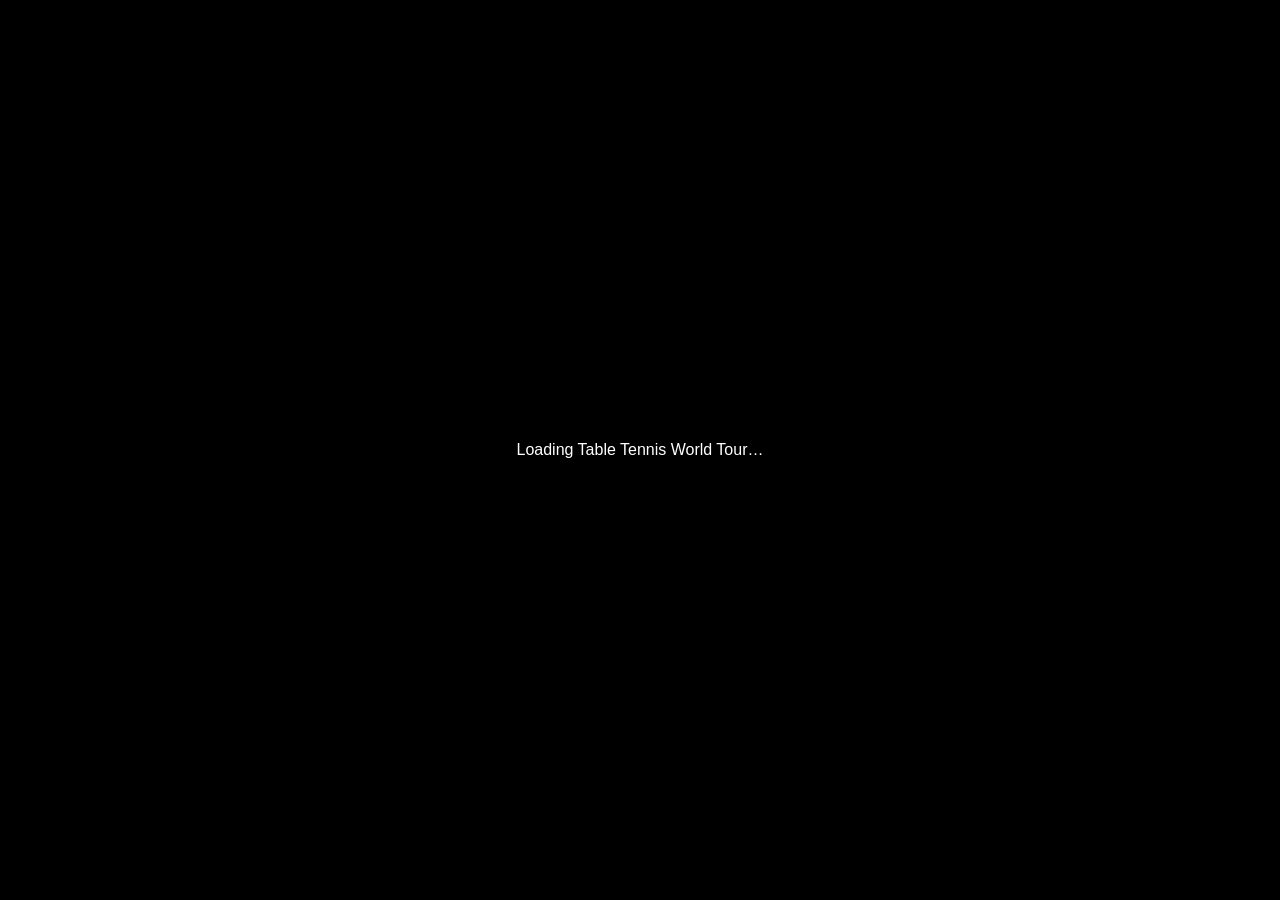
<file: static/tabletennis/index.html>
<!doctype html>
<html lang="en">
  <head>
    <meta charset="utf-8" />
    <meta name="viewport" content="width=device-width, initial-scale=1" />
    <meta http-equiv="refresh" content="0; url=reference-game/index.html" />
    <title>Table Tennis World Tour</title>
    <link rel="manifest" href="/tabletennis/manifest.webmanifest" />
    <meta name="theme-color" content="#1F6F4A" />
    <link rel="icon" href="/tabletennis/icons/icon.svg" type="image/svg+xml" />
    <link rel="apple-touch-icon" href="/tabletennis/icons/icon-192.png" />
  </head>
  <body>
    <p><a href="reference-game/index.html">Open Table Tennis World Tour</a></p>
  </body>
</html>
</file>
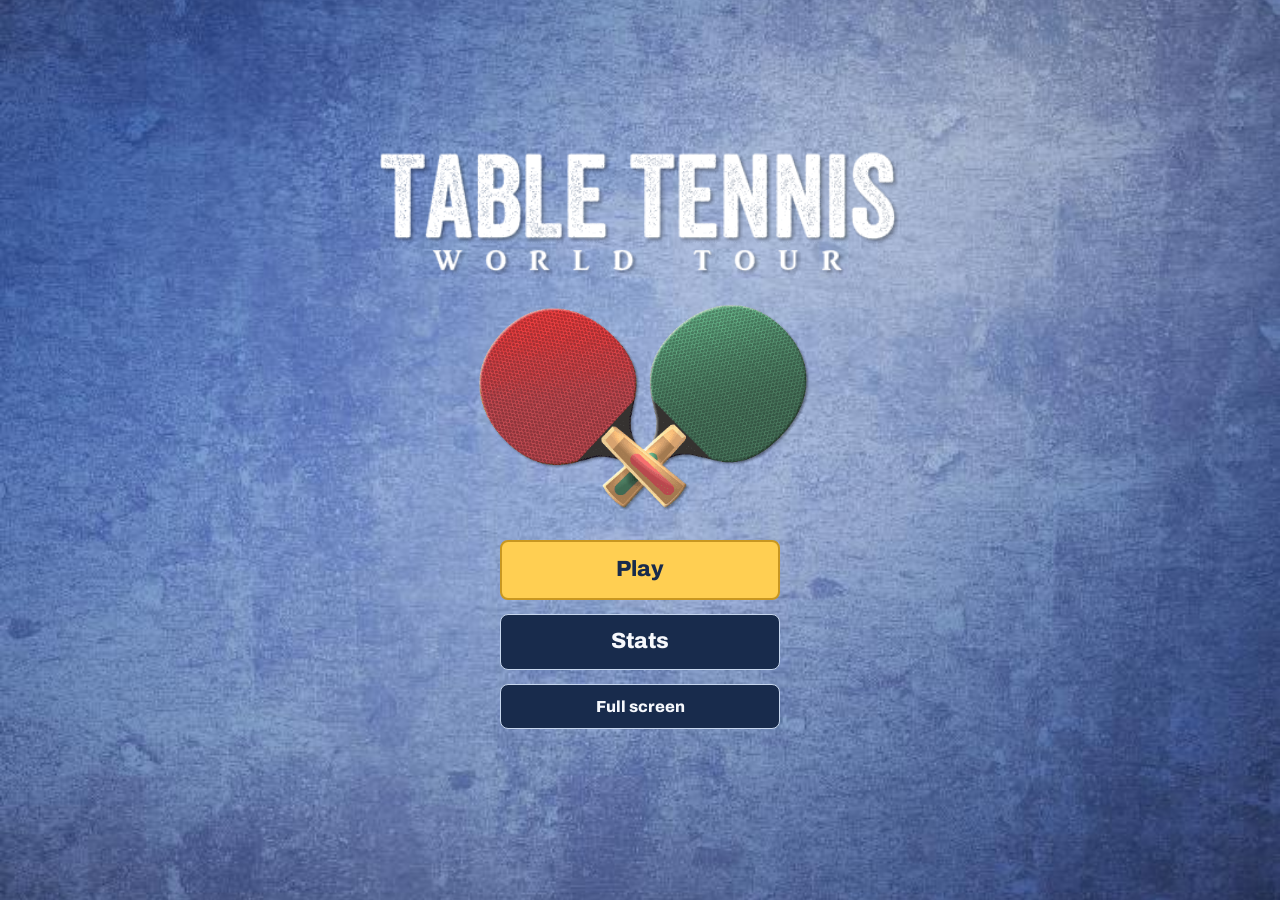
<file: static/tabletennis/reference-game/index.html>
<!doctype html>
<html lang="en">
  <head>
    <meta charset="utf-8" />
    <meta name="viewport" content="width=device-width, initial-scale=1, maximum-scale=1" />
    <meta name="referrer" content="no-referrer" />
    <title>Table Tennis World Tour — local reference</title>
    <link rel="manifest" href="/tabletennis/manifest.webmanifest" />
    <meta name="theme-color" content="#1F6F4A" />
    <link rel="icon" href="/tabletennis/icons/icon.svg" type="image/svg+xml" />
    <link rel="apple-touch-icon" href="/tabletennis/icons/icon-192.png" />
    <link rel="stylesheet" href="game-modes.css" />
    <style>
      html, body { margin: 0; width: 100%; height: 100%; overflow: hidden; background: #000; }
      #canvas-wrapper { position: absolute; inset: 0; overflow: hidden; }
      canvas { display: block; touch-action: none; user-select: none; -webkit-user-select: none; -webkit-tap-highlight-color: transparent; }
      #local-loading { position: absolute; inset: 0; display: grid; place-items: center; color: #fff; font: 16px Arial, sans-serif; pointer-events: none; }
      #local-loading[hidden] { display: none; }
    </style>
  </head>
  <body>
    <div id="canvas-wrapper"><canvas id="canvas" aria-label="Table Tennis World Tour"></canvas></div>
    <div id="local-loading">Loading Table Tennis World Tour…</div>
    <main id="mode-flow" tabindex="-1" hidden aria-label="Game modes and competition progress"></main>
    <noscript>This game needs JavaScript enabled.</noscript>
    <script src="local-platform.js"></script>
    <script src="fullscreen.js?v=3"></script>
    <script src="game.js"></script>
    <script src="country-roster.js"></script>
    <script src="frame-timing.js"></script>
    <script src="difficulty.js"></script>
    <script src="paddle-types.js"></script>
    <script src="finals-tournament.js"></script>
    <script src="handicap-challenge.js"></script>
    <script src="match-stats.js"></script>
    <script src="game-modes.js"></script>
    <script src="frame-debug.js"></script>
    <script src="start.js"></script>
    <script>
      if ("serviceWorker" in navigator && location.protocol !== "file:") {
        addEventListener("load", () => navigator.serviceWorker.register("/tabletennis/sw.js", { scope: "/tabletennis/" }).catch(() => {}));
      }
    </script>
  </body>
</html>
</file>
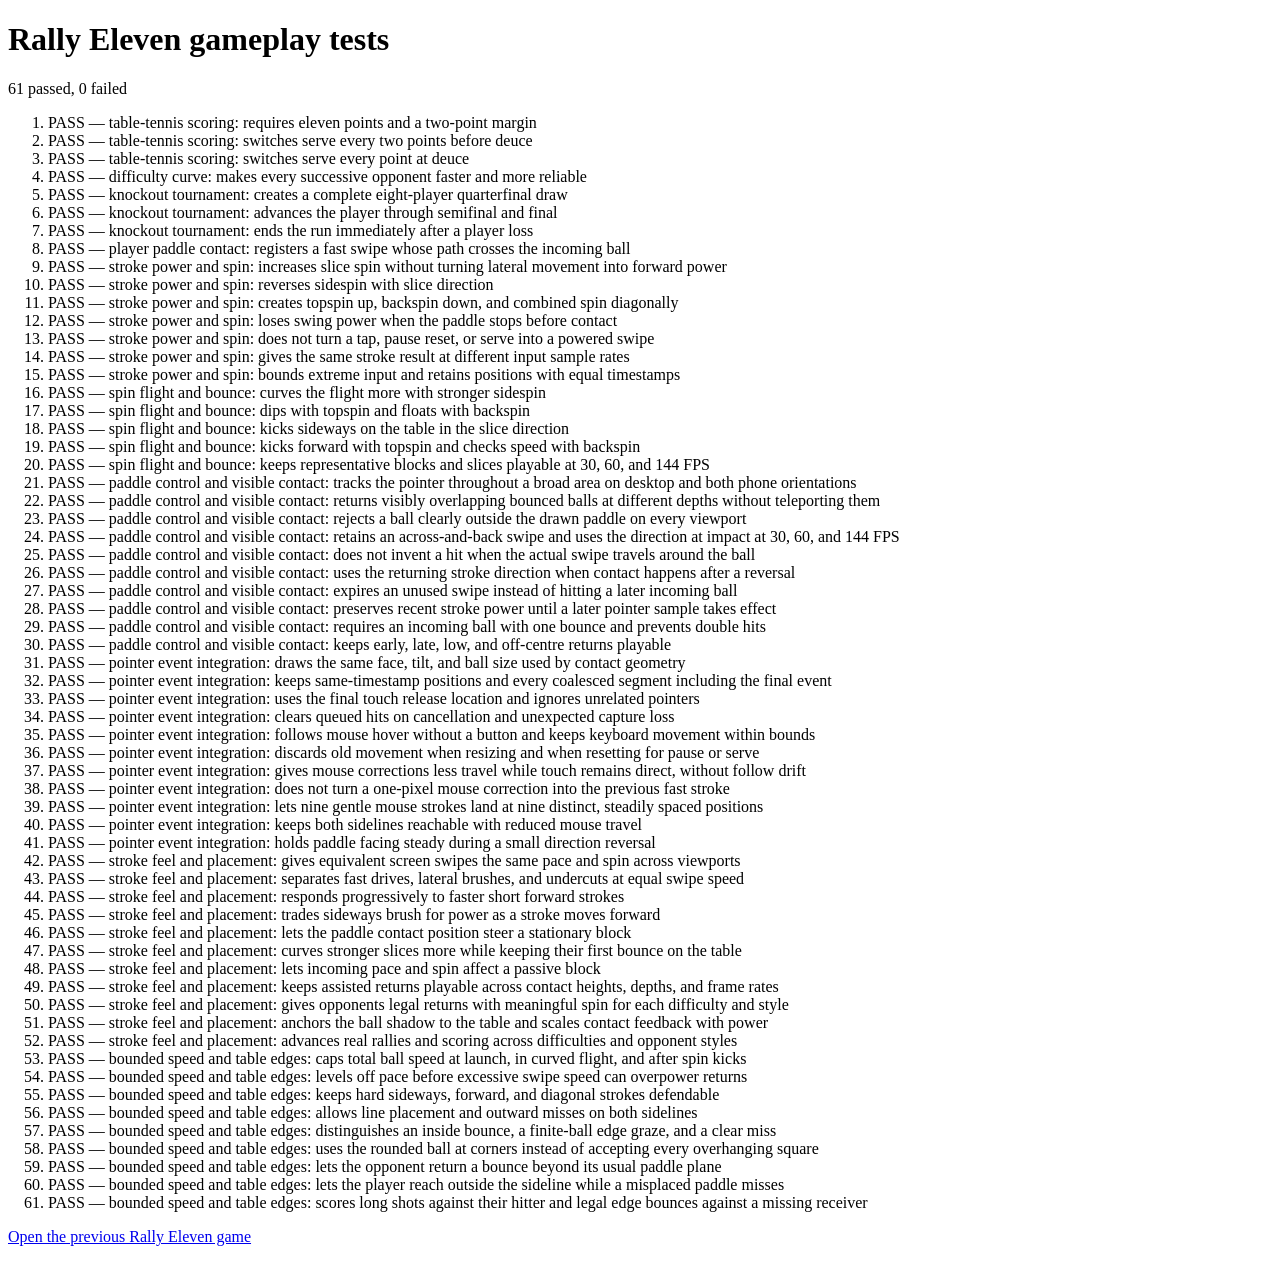
<file: static/tabletennis/tests/index.html>
<!doctype html>
<html lang="en">
  <head>
    <meta charset="UTF-8" />
    <meta name="viewport" content="width=device-width, initial-scale=1" />
    <title>Rally Eleven — gameplay tests</title>
  </head>
  <body>
    <h1>Rally Eleven gameplay tests</h1>
    <p id="summary">Running…</p>
    <ol id="results"></ol>
    <p><a href="../rally-eleven.html">Open the previous Rally Eleven game</a></p>
    <script src="./harness.js"></script>
    <script src="../src/game/config.js"></script>
    <script src="../src/game/scoring.js"></script>
    <script src="../src/game/Tournament.js"></script>
    <script src="../src/game/CourtGeometry.js"></script>
    <script src="../src/game/MatchEngine.js"></script>
    <script src="../src/game/CourtRenderer.js"></script>
    <script src="../src/game/MatchGame.js"></script>
    <script src="./scoring.test.js"></script>
    <script src="./difficulty.test.js"></script>
    <script src="./tournament.test.js"></script>
    <script src="./physics.test.js"></script>
    <script src="./strokes.test.js"></script>
    <script src="./controls.test.js"></script>
    <script src="./shot-feel.test.js"></script>
    <script src="./speed-and-edges.test.js"></script>
  </body>
</html>
</file>
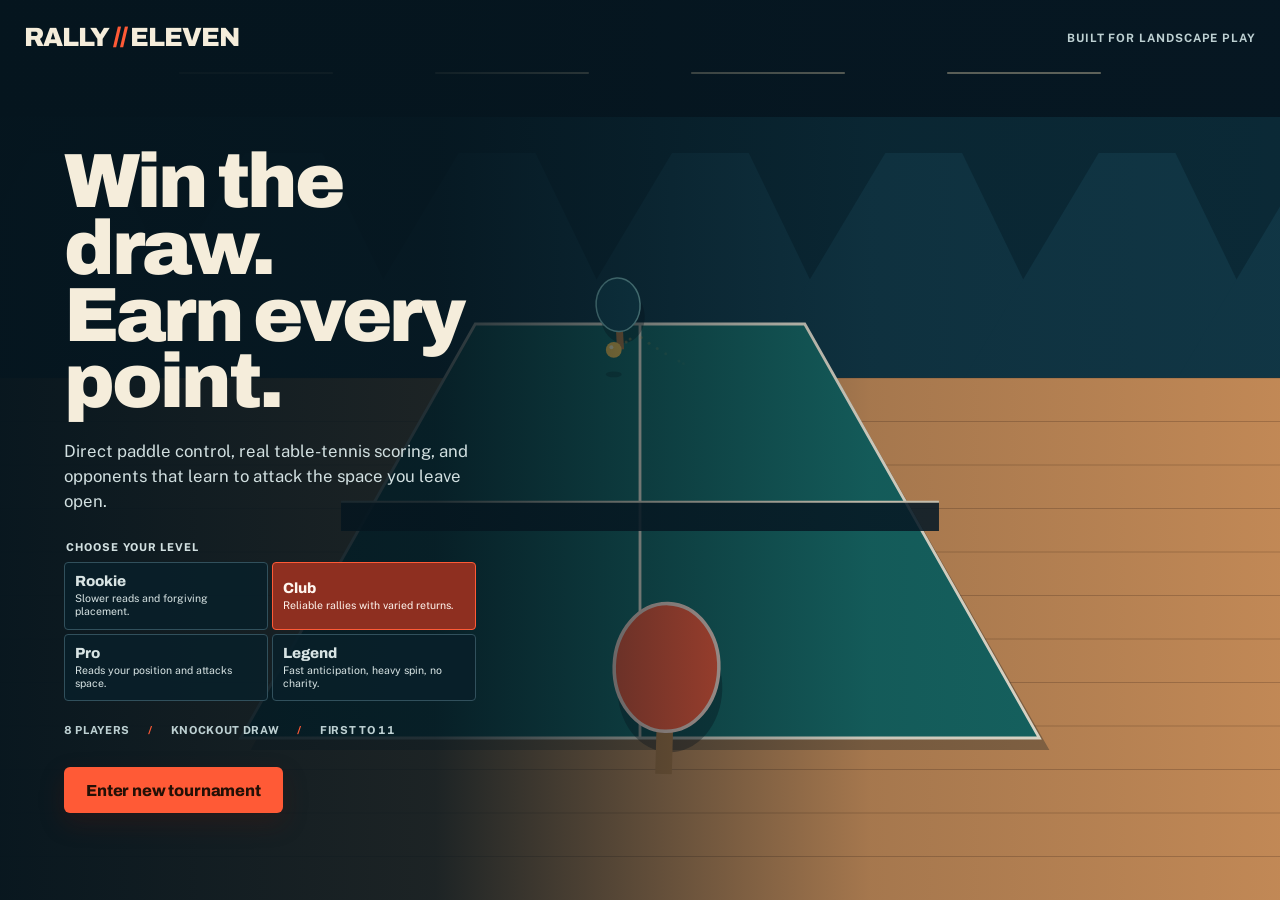
<file: static/tabletennis/rally-eleven.html>
<!doctype html>
<html lang="en">
  <head>
    <meta charset="UTF-8" />
    <meta name="viewport" content="width=device-width, initial-scale=1, viewport-fit=cover, user-scalable=no" />
    <meta name="theme-color" content="#071b27" />
    <meta name="description" content="Rally Eleven — a touch-first table tennis tournament." />
    <title>Rally Eleven</title>
    <link rel="stylesheet" href="./assets/fonts.css" />
    <link rel="stylesheet" href="./src/styles.css" />
  </head>
  <body>
    <main id="app"></main>
    <script defer src="./src/game/config.js"></script>
    <script defer src="./src/game/scoring.js"></script>
    <script defer src="./src/game/Tournament.js"></script>
    <script defer src="./src/game/CourtGeometry.js"></script>
    <script defer src="./src/game/MatchEngine.js"></script>
    <script defer src="./src/game/CourtRenderer.js"></script>
    <script defer src="./src/game/AudioEngine.js"></script>
    <script defer src="./src/game/MatchGame.js"></script>
    <script defer src="./src/storage.js"></script>
    <script defer src="./src/main.js"></script>
  </body>
</html>
</file>
<file: static/tabletennis/reference-game/game-modes.css>
@font-face {
  font-family: "Finals Archivo";
  src: url("../assets/fonts/archivo-latin-wght-normal-E0tuGl4L.woff2") format("woff2");
  font-style: normal;
  font-weight: 100 900;
  font-display: swap;
}
#canvas-wrapper[hidden], #mode-flow[hidden], #pause-controls[hidden] { display: none; }
#mode-flow, #pause-controls {
  --ink: #182b4c;
  --paper: #f6f8fc;
  --soft: #c7d7ee;
  --line: #869fc3;
  --gold: #ffcf52;
}
#mode-flow {
  position: absolute;
  inset: 0;
  z-index: 2;
  overflow: auto;
  box-sizing: border-box;
  padding: max(28px, env(safe-area-inset-top)) max(24px, env(safe-area-inset-right)) max(24px, env(safe-area-inset-bottom)) max(24px, env(safe-area-inset-left));
  color: var(--paper);
  background: #263e67 url("images/bgMain.jpg") center / cover fixed;
  font: 16px/1.45 "Finals Archivo", Arial, sans-serif;
  touch-action: pan-x pan-y;
  scrollbar-color: var(--soft) var(--ink);
}
#mode-flow *, #mode-flow *::before, #mode-flow *::after { box-sizing: border-box; }
#mode-flow ::selection { color: var(--ink); background: var(--gold); }
#mode-flow:focus { outline: none; }
#mode-flow button { font: inherit; cursor: pointer; touch-action: manipulation; }
#mode-flow button:focus-visible, .bracket-scroll:focus-visible { outline: 3px solid var(--gold); outline-offset: 4px; }
#mode-flow h1 { margin: 0; font-size: clamp(28px, 4vw, 46px); font-weight: 800; line-height: 1.1; text-wrap: balance; }
#mode-flow p { margin: 10px 0 0; }
.mode-page { width: min(100%, 1120px); margin: max(20px, 6vh) auto; }
.mode-header { text-align: center; }
.chosen-country { display: flex; flex-wrap: wrap; align-items: center; justify-content: center; gap: 12px; margin-top: 24px; }
.country-flag { display: block; width: 38px; height: 27px; flex: 0 0 38px; }
.quiet-button { border: 1px solid var(--soft); padding: 10px 16px; min-height: 44px; color: var(--paper); background: var(--ink); border-radius: 8px; }
.quiet-button:hover { background: #294775; }
.paddle-picker { min-width: 0; max-width: 880px; margin: 28px auto 0; padding: 0; border: 0; }
.paddle-picker legend { margin-bottom: 12px; padding: 0; font-size: 20px; font-weight: 750; }
.paddle-options { display: grid; grid-template-columns: repeat(3, minmax(0, 1fr)); gap: 12px; }
.paddle-option { position: relative; cursor: pointer; }
.paddle-option input { position: absolute; z-index: 1; top: 12px; right: 12px; width: 18px; height: 18px; margin: 0; accent-color: var(--ink); cursor: pointer; }
.paddle-choice { display: flex; align-items: center; gap: 12px; height: 100%; padding: 18px 36px 18px 14px; border: 2px solid var(--soft); border-radius: 12px; color: var(--ink); background: var(--paper); }
.paddle-option:hover .paddle-choice { border-color: var(--gold); }
.paddle-option input:checked + .paddle-choice { border-color: var(--gold); background: #fff7de; }
.paddle-option input:focus-visible + .paddle-choice { outline: 3px solid var(--gold); outline-offset: 4px; }
.paddle-art { display: block; flex: 0 0 42px; width: 42px; height: 70px; }
.paddle-copy { display: grid; gap: 4px; }
.paddle-copy strong { font-size: 18px; font-weight: 800; }
.paddle-copy > span { font-size: 14px; }
.paddle-note { color: var(--soft); font-size: 14px; }
.mode-options { display: grid; grid-template-columns: repeat(3, minmax(0, 1fr)); gap: 24px; margin-top: 40px; }
.mode-option { display: flex; flex-direction: column; align-items: center; gap: 22px; padding: 28px; border: 2px solid var(--soft); border-radius: 16px; color: var(--ink); background: var(--paper); text-align: center; }
.mode-option:hover { border-color: var(--gold); background: #fff7de; }
.mode-art { width: 100%; height: 160px; display: block; }
.handicap-score { display: grid; grid-template-columns: 1fr 1fr; gap: 8px; width: 180px; height: 140px; flex-shrink: 0; color: var(--paper); }
.handicap-score > span { display: flex; flex-direction: column; align-items: center; justify-content: center; border-radius: 8px; background: var(--ink); }
.handicap-score small { font-size: 13px; font-weight: 750; }
.handicap-score b { font-size: 56px; font-weight: 800; line-height: 1.1; font-variant-numeric: tabular-nums; }
.handicap-score.mode-art { width: 180px; height: 160px; }
.handicap-page { max-width: 900px; margin: 0 auto; }
.handicap-stages-title { margin: 28px 0 12px; font-size: 18px; }
.handicap-stages-title span { margin-left: 12px; color: var(--soft); font-size: 14px; font-weight: 400; }
.handicap-stages { display: grid; grid-template-columns: repeat(5, minmax(0, 1fr)); gap: 12px; margin: 0; padding: 0; list-style: none; }
.handicap-stages li { display: grid; align-content: start; gap: 8px; padding: 16px 12px; border: 1px solid var(--soft); border-radius: 8px; background: var(--ink); }
.handicap-stages li[aria-current] { border-color: var(--gold); color: var(--gold); }
.handicap-stages strong { font-size: 28px; font-weight: 800; font-variant-numeric: tabular-nums; }
.handicap-stages li span { font-size: 13px; }
.mode-description { display: flex; align-items: center; flex-direction: column; gap: 12px; }
.mode-description > strong { font-size: 28px; font-weight: 800; line-height: 1.15; }
.mode-description > span { max-width: 30ch; }
.option-action { display: block; padding: 11px 20px; margin-top: 8px; background: var(--gold); color: var(--ink); border-radius: 8px; font-weight: 750; }
.mode-back { display: block; margin: 28px auto 0; }
.difficulty-page { width: min(100%, 760px); margin: max(16px, 4vh) auto; }
.difficulty-options { display: grid; gap: 16px; margin-top: 32px; }
.difficulty-option { display: flex; align-items: center; justify-content: space-between; gap: 24px; padding: 22px 24px; border: 2px solid var(--soft); border-radius: 12px; color: var(--ink); background: var(--paper); text-align: left; }
.difficulty-option:hover { border-color: var(--gold); background: #fff7de; }
.difficulty-copy { display: grid; gap: 6px; min-width: 0; }
.difficulty-copy strong { font-size: 28px; font-weight: 800; }
.difficulty-copy > span { max-width: 42ch; }
.difficulty-action { flex: 0 0 160px; font-weight: 750; text-align: right; }
.difficulty-note { text-align: center; color: var(--soft); }
.finals-difficulty { color: var(--gold); font-weight: 750; }
.finals-page { max-width: 1300px; margin: 0 auto; }
.finals-header { display: flex; justify-content: space-between; align-items: start; gap: 24px; }
.finals-header .quiet-button { flex-shrink: 0; }
.finals-header p { color: var(--paper); max-width: 65ch; }
.last-result { font-weight: 750; }
.match-brief { display: flex; justify-content: space-between; gap: 24px; align-items: center; margin: 24px 0; padding: 20px; border-radius: 12px; background: var(--paper); color: var(--ink); }
.next-match { display: flex; align-items: center; flex-wrap: wrap; gap: 12px; font-size: 18px; }
.next-match > span { padding: 0 6px; font-size: 14px; }
.play-button { border: 2px solid #c89721; border-radius: 8px; background: var(--gold); color: var(--ink); padding: 12px 22px; min-height: 48px; font-weight: 800 !important; flex-shrink: 0; }
.play-button:hover { background: #ffe294; }
.winner-cup { display: block; height: 76px; width: 80px; }
.round-navigation { display: flex; gap: 8px; flex-wrap: wrap; margin-bottom: 16px; }
.round-navigation button { min-height: 44px; padding: 9px 14px; border: 1px solid var(--soft); border-radius: 8px; background: var(--ink); color: var(--paper); }
.round-navigation button[aria-current] { background: var(--gold); color: var(--ink); border-color: var(--gold); font-weight: 750; }
.round-navigation button:hover { border-color: var(--gold); }
.bracket-scroll { overflow: auto; max-height: max(350px, 64vh); padding: 0 10px 18px; border-radius: 12px; background: var(--ink); scrollbar-color: var(--soft) var(--ink); }
.bracket-board { display: flex; width: max-content; gap: 28px; padding: 0 4px; }
.bracket-column { width: 220px; flex-shrink: 0; }
.bracket-column h2 { position: sticky; z-index: 1; top: 0; margin: 0; padding: 16px 0; background: var(--ink); font-size: 17px; font-weight: 750; }
.round-matches { display: grid; grid-template-rows: repeat(32, 36px); list-style: none; padding: 0; margin: 0; }
.match-cell { position: relative; display: flex; align-items: center; }
.bracket-match { width: 100%; border: 1px solid var(--line); border-radius: 7px; background: #253e65; overflow: hidden; }
.current-match { border: 2px solid var(--gold); }
.bracket-team { display: flex; min-height: 30px; align-items: center; gap: 7px; padding: 4px 7px; font-size: 13px; }
.bracket-team + .bracket-team { border-top: 1px solid var(--line); }
.bracket-team .country-flag { width: 26px; height: 18px; flex-basis: 26px; }
.team-name { display: flex; align-items: center; gap: 5px; min-width: 0; flex: 1; overflow: hidden; white-space: nowrap; text-overflow: ellipsis; }
.team-name small { color: var(--gold); font-size: 10px; font-weight: 800; }
.bracket-team b { min-width: 16px; text-align: right; font-variant-numeric: tabular-nums; }
.bracket-team.won { background: #34557d; font-weight: 750; }
.bracket-team.pending { color: var(--soft); font-size: 12px; }
.bracket-column:not(:last-child) .match-cell::after { content: ""; position: absolute; left: 100%; top: 50%; width: 14px; border-top: 1px solid var(--line); }
.bracket-column:not(:last-child) .match-cell:nth-child(odd)::after { height: 100%; border-right: 1px solid var(--line); }
.bracket-column:not(:first-child) .match-cell::before { content: ""; position: absolute; right: 100%; top: 50%; width: 14px; border-top: 1px solid var(--line); }
.title-page { width: min(100%, 520px); min-height: calc(100% - 24px); margin: 0 auto; display: flex; flex-direction: column; align-items: center; justify-content: center; gap: 28px; padding: 24px 0; }
.title-logo { display: block; width: 100%; height: auto; aspect-ratio: 441 / 106; }
.title-bats { display: block; width: min(100%, 340px); height: auto; aspect-ratio: 452 / 276; }
.title-actions { display: grid; gap: 14px; width: min(100%, 280px); }
.title-actions button { min-height: 56px; font-size: 22px !important; font-weight: 800 !important; }
.title-actions [data-action="fullscreen"] { min-height: 44px; font-size: 16px !important; }
.title-actions button:disabled { cursor: wait; opacity: 0.7; }
.fullscreen-status { max-width: 42ch; text-align: center; }
.fullscreen-status:empty { display: none; }
#pause-controls { position: absolute; z-index: 3; top: max(16px, env(safe-area-inset-top)); right: max(16px, env(safe-area-inset-right)); max-width: min(300px, calc(100% - 32px)); color: var(--paper); font: 16px/1.45 "Finals Archivo", Arial, sans-serif; text-align: right; }
#pause-controls button { font: inherit; cursor: pointer; touch-action: manipulation; }
#pause-controls button:focus-visible { outline: 3px solid var(--gold); outline-offset: 4px; }
#pause-controls button:disabled { cursor: wait; opacity: 0.7; }
#pause-controls .fullscreen-status { margin: 12px 0 0; padding: 12px; border-radius: 8px; color: var(--paper); background: var(--ink); text-align: left; }
.stats-page { width: min(100%, 760px); margin: max(8px, 3vh) auto; }
.stats-sr-only { position: absolute; width: 1px; height: 1px; padding: 0; margin: -1px !important; overflow: hidden; clip-path: inset(50%); white-space: nowrap; border: 0; }
.stats-heading { font-size: 22px; margin: 28px 0 12px; }
.stats-table { width: 100%; table-layout: fixed; border-collapse: collapse; color: var(--ink); background: var(--paper); font-variant-numeric: tabular-nums; }
.stats-table th, .stats-table td { padding: 14px 18px; border-bottom: 1px solid var(--line); text-align: right; overflow-wrap: anywhere; }
.stats-table th:first-child { width: 54%; text-align: left; }
.stats-table thead { color: var(--paper); background: var(--ink); }
.stats-table tbody th { font-weight: 500; }
.stats-table td { font-size: 20px; font-weight: 800; }
.stats-table tr:last-child > * { border-bottom: 0; }
.stats-record { display: grid; grid-template-columns: repeat(4, minmax(0, 1fr)); gap: 20px; margin: 28px 0; padding: 24px 0; border-block: 1px solid var(--line); }
.stats-record dt { color: var(--soft); }
.stats-record dd { margin: 6px 0 0; font-size: 28px; font-weight: 800; font-variant-numeric: tabular-nums; }
#mode-flow .stats-empty { margin-top: 24px; }
#mode-flow .stats-note { max-width: 65ch; margin-top: 16px; color: var(--soft); font-size: 14px; }
#mode-flow .stats-rally { margin-top: 18px; }
.stats-play { margin-top: 24px; }
.stats-actions { display: flex; flex-wrap: wrap; gap: 12px; margin-top: 28px; }
.result-score { display: grid; grid-template-columns: minmax(0, 1fr) auto minmax(0, 1fr); align-items: end; gap: 18px; margin: 28px 0 0; text-align: center; }
.result-score > div { display: grid; grid-template-rows: auto minmax(42px, auto) auto; justify-items: center; align-items: center; gap: 10px; }
.result-score strong { font-size: 56px; font-weight: 800; line-height: 1; font-variant-numeric: tabular-nums; }
.result-versus { font-size: 32px; line-height: 56px; color: var(--soft); }
#match-point-label { position: absolute; z-index: 1; top: max(82px, 13%); left: 50%; transform: translateX(-50%); width: max-content; max-width: calc(100% - 32px); box-sizing: border-box; padding: 12px 20px; border-radius: 8px; color: #182b4c; background: #ffcf52; font: 800 clamp(18px, 3vw, 26px)/1.25 "Finals Archivo", Arial, sans-serif; text-align: center; pointer-events: none; }
#match-point-label[hidden] { display: none; }
@media (min-width: 651px) and (max-width: 999px) {
  .mode-options { grid-template-columns: 1fr 1fr; }
  .mode-option:last-child { grid-column: 1 / -1; flex-direction: row; text-align: left; }
  .mode-option:last-child .mode-description { align-items: start; }
}
@media (max-width: 650px) {
  #mode-flow { padding: max(20px, env(safe-area-inset-top)) 16px max(20px, env(safe-area-inset-bottom)); }
  .mode-page { margin: 12px auto; }
  .paddle-options { grid-template-columns: 1fr; gap: 8px; }
  .paddle-choice { padding: 12px 40px 12px 14px; }
  .paddle-art { flex-basis: 30px; width: 30px; height: 50px; }
  .difficulty-page { margin: 12px auto; }
  .difficulty-options { gap: 12px; margin-top: 24px; }
  .difficulty-option { flex-direction: column; align-items: stretch; padding: 18px; gap: 12px; }
  .difficulty-action { flex-basis: auto; text-align: left; }
  .mode-options { grid-template-columns: 1fr; margin-top: 26px; gap: 16px; }
  .mode-option { flex-direction: row; text-align: left; gap: 18px; padding: 20px; }
  .mode-art { width: 90px; height: 110px; flex-shrink: 0; }
  .handicap-score.mode-art { width: 90px; height: 110px; }
  .handicap-score.mode-art b { font-size: 36px; }
  .handicap-stages { grid-template-columns: repeat(3, minmax(0, 1fr)); }
  .handicap-page .match-brief .handicap-score { align-self: center; }
  .mode-description { align-items: start; gap: 8px; }
  .mode-description > strong { font-size: 23px; }
  .mode-description > span { font-size: 14px; }
  .option-action { padding: 8px 12px; }
  .finals-header { flex-direction: column; gap: 16px; }
  .finals-header .quiet-button { align-self: flex-start; }
  .match-brief { flex-direction: column; align-items: stretch; padding: 16px; }
  .next-match { font-size: 15px; gap: 8px; }
  .next-match .country-flag { width: 30px; flex-basis: 30px; }
  .winner-cup { align-self: center; }
  .round-navigation { gap: 6px; }
  .round-navigation button { font-size: 13px; padding: 8px 10px; }
  .stats-record { grid-template-columns: repeat(2, minmax(0, 1fr)); gap: 20px 12px; }
  .stats-table th, .stats-table td { padding: 12px 10px; }
  .stats-table th:first-child { width: 50%; }
  .stats-table thead th { font-size: 13px; }
  .stats-table td { font-size: 18px; }
  .stats-actions { flex-direction: column; }
  .result-score { gap: 10px; }
  .result-score > div > span { font-size: 14px; }
}
@media (max-height: 500px) and (min-width: 651px) {
  .mode-page { margin: 0 auto; }
  .mode-options { grid-template-columns: 1fr; margin-top: 20px; gap: 18px; }
  .mode-option { flex-direction: row; padding: 18px; text-align: left; }
  .mode-art { width: 100px; height: 100px; }
  .handicap-score.mode-art { width: 100px; height: 100px; }
  .handicap-score.mode-art b { font-size: 36px; }
  .mode-description { align-items: start; gap: 8px; }
  .mode-description > strong { font-size: 24px; }
  .mode-description > span { font-size: 14px; }
  .title-page { gap: 18px; padding: 8px 0; }
  .title-logo { width: 300px; }
  .title-bats { width: 150px; }
  .title-actions { grid-template-columns: 1fr 1fr; width: 340px; }
  .title-actions [data-action="fullscreen"] { grid-column: 1 / -1; }
}
.endurance-score { grid-template-columns: 1fr; }
</file>
<file: static/tabletennis/assets/fonts.css>
@font-face{font-family:Archivo Variable;font-style:normal;font-display:swap;font-weight:100 900;src:url(./fonts/archivo-vietnamese-wght-normal-XAtsl5Q_.woff2)format("woff2-variations");unicode-range:U+102-103,U+110-111,U+128-129,U+168-169,U+1A0-1A1,U+1AF-1B0,U+300-301,U+303-304,U+308-309,U+323,U+329,U+1EA0-1EF9,U+20AB}
@font-face{font-family:Archivo Variable;font-style:normal;font-display:swap;font-weight:100 900;src:url(./fonts/archivo-latin-ext-wght-normal-C4zznr8T.woff2)format("woff2-variations");unicode-range:U+100-2BA,U+2BD-2C5,U+2C7-2CC,U+2CE-2D7,U+2DD-2FF,U+304,U+308,U+329,U+1D00-1DBF,U+1E00-1E9F,U+1EF2-1EFF,U+2020,U+20A0-20AB,U+20AD-20C0,U+2113,U+2C60-2C7F,U+A720-A7FF}
@font-face{font-family:Archivo Variable;font-style:normal;font-display:swap;font-weight:100 900;src:url(./fonts/archivo-latin-wght-normal-E0tuGl4L.woff2)format("woff2-variations");unicode-range:U+??,U+131,U+152-153,U+2BB-2BC,U+2C6,U+2DA,U+2DC,U+304,U+308,U+329,U+2000-206F,U+20AC,U+2122,U+2191,U+2193,U+2212,U+2215,U+FEFF,U+FFFD}
@font-face{font-family:Public Sans Variable;font-style:normal;font-display:swap;font-weight:100 900;src:url(./fonts/public-sans-vietnamese-wght-normal-CtlIRbEm.woff2)format("woff2-variations");unicode-range:U+102-103,U+110-111,U+128-129,U+168-169,U+1A0-1A1,U+1AF-1B0,U+300-301,U+303-304,U+308-309,U+323,U+329,U+1EA0-1EF9,U+20AB}
@font-face{font-family:Public Sans Variable;font-style:normal;font-display:swap;font-weight:100 900;src:url(./fonts/public-sans-latin-ext-wght-normal-MQgHevqp.woff2)format("woff2-variations");unicode-range:U+100-2BA,U+2BD-2C5,U+2C7-2CC,U+2CE-2D7,U+2DD-2FF,U+304,U+308,U+329,U+1D00-1DBF,U+1E00-1E9F,U+1EF2-1EFF,U+2020,U+20A0-20AB,U+20AD-20C0,U+2113,U+2C60-2C7F,U+A720-A7FF}
@font-face{font-family:Public Sans Variable;font-style:normal;font-display:swap;font-weight:100 900;src:url(./fonts/public-sans-latin-wght-normal-DdeTHZLK.woff2)format("woff2-variations");unicode-range:U+??,U+131,U+152-153,U+2BB-2BC,U+2C6,U+2DA,U+2DC,U+304,U+308,U+329,U+2000-206F,U+20AC,U+2122,U+2191,U+2193,U+2212,U+2215,U+FEFF,U+FFFD}
</file>
<file: static/tabletennis/src/styles.css>
:root {
  font-family: "Public Sans Variable", "Helvetica Neue", sans-serif;
  color: #f5eddb;
  background: #071b27;
  font-synthesis: none;
  text-rendering: optimizeLegibility;
  --navy: #071b27;
  --navy-raised: #0d2b38;
  --table: #176a66;
  --court: #c98d58;
  --bone: #f5eddb;
  --orange: #ff5a36;
  --yellow: #ffcb54;
  --ink: #09202b;
  --muted-light: #bdd0d2;
  --shadow-high: 0 18px 44px rgba(2, 13, 18, 0.34);
  color-scheme: dark;
}

* {
  box-sizing: border-box;
}

[hidden] {
  display: none !important;
}

html,
body,
#app {
  width: 100%;
  min-width: 320px;
  height: 100%;
  min-height: 100%;
  margin: 0;
}

body {
  overflow: hidden;
  overscroll-behavior: none;
  background: var(--navy);
}

button,
input {
  font: inherit;
}

button,
a {
  -webkit-tap-highlight-color: transparent;
}

button {
  border: 0;
}

button:focus-visible,
a:focus-visible,
canvas:focus-visible {
  outline: 3px solid var(--yellow);
  outline-offset: 3px;
}

::selection {
  color: var(--ink);
  background: var(--yellow);
}

.home-screen,
.bracket-screen,
.result-screen,
.match-shell {
  position: relative;
  width: 100%;
  height: 100svh;
  min-height: 320px;
  overflow: hidden;
}

.ambient-court,
.court-canvas {
  position: absolute;
  inset: 0;
  width: 100%;
  height: 100%;
  touch-action: none;
}

@media (hover: hover) and (pointer: fine) {
  .court-canvas { cursor: none; }
}

.home-screen::after {
  position: absolute;
  inset: 0;
  z-index: 1;
  background: linear-gradient(90deg, rgba(5, 21, 30, 0.98) 0%, rgba(5, 21, 30, 0.88) 34%, rgba(5, 21, 30, 0.18) 68%, rgba(5, 21, 30, 0.04) 100%);
  content: "";
  pointer-events: none;
}

.home-header,
.bracket-header {
  position: relative;
  z-index: 2;
  display: flex;
  align-items: center;
  justify-content: space-between;
  min-height: 72px;
  padding: max(18px, env(safe-area-inset-top)) max(24px, env(safe-area-inset-right)) 14px max(24px, env(safe-area-inset-left));
}

.brand-lockup {
  display: inline-flex;
  gap: 0.12em;
  align-items: baseline;
  color: var(--bone);
  font-family: "Archivo Variable", sans-serif;
  font-size: clamp(1.05rem, 2.2vw, 1.65rem);
  font-stretch: condensed;
  font-weight: 850;
  letter-spacing: -0.035em;
  line-height: 1;
  text-decoration: none;
}

.brand-lockup i {
  color: var(--orange);
  font-style: normal;
  font-weight: 900;
}

.brand-lockup--small {
  font-size: 1rem;
}

.orientation-note {
  color: var(--muted-light);
  font-size: 0.72rem;
  font-weight: 700;
  letter-spacing: 0.08em;
  text-transform: uppercase;
}

.home-panel {
  position: relative;
  z-index: 2;
  display: flex;
  flex-direction: column;
  justify-content: center;
  width: min(540px, 50vw);
  height: calc(100% - 72px);
  padding: 2vh max(28px, 5vw) max(28px, env(safe-area-inset-bottom));
}

h1,
h2,
p {
  margin: 0;
}

.home-panel h1,
.bracket-title h1,
.result-copy h1 {
  max-width: 10ch;
  font-family: "Archivo Variable", sans-serif;
  font-size: clamp(2.55rem, 6vw, 5.75rem);
  font-stretch: condensed;
  font-weight: 880;
  letter-spacing: -0.04em;
  line-height: 0.87;
  text-wrap: balance;
}

.home-intro {
  max-width: 48ch;
  margin-top: clamp(14px, 2.5vh, 24px);
  color: #d1dfe0;
  font-size: clamp(0.84rem, 1.4vw, 1.05rem);
  line-height: 1.5;
}

.difficulty-fieldset {
  min-width: 0;
  margin: clamp(18px, 3vh, 30px) 0 0;
  padding: 0;
  border: 0;
}

.difficulty-fieldset legend {
  margin-bottom: 9px;
  color: #d1dfe0;
  font-size: 0.68rem;
  font-weight: 760;
  letter-spacing: 0.1em;
  text-transform: uppercase;
}

.difficulty-list {
  display: grid;
  grid-template-columns: repeat(4, minmax(0, 1fr));
  gap: 4px;
}

.difficulty-option {
  min-width: 0;
  min-height: 62px;
  padding: 10px;
  border: 1px solid #31505c;
  border-radius: 4px;
  color: #d8e4e4;
  background: rgba(8, 31, 42, 0.88);
  text-align: left;
  cursor: pointer;
  transition: border-color 160ms ease-out, background-color 160ms ease-out, color 160ms ease-out;
}

.difficulty-option strong,
.difficulty-option span {
  display: block;
}

.difficulty-option strong {
  font-family: "Archivo Variable", sans-serif;
  font-size: 0.92rem;
  font-stretch: condensed;
  font-weight: 800;
}

.difficulty-option span {
  display: none;
  margin-top: 3px;
  font-size: 0.66rem;
  line-height: 1.25;
}

.difficulty-option:hover {
  border-color: #8aabb1;
}

.difficulty-option.is-selected {
  border-color: var(--orange);
  color: #fff6ef;
  background: #8e2f20;
}

.difficulty-summary {
  margin-top: 8px;
  color: #c9d9da;
  font-size: 0.7rem;
  line-height: 1.35;
}

.difficulty-summary strong {
  color: #fff6ef;
}

.format-line {
  display: flex;
  flex-wrap: wrap;
  gap: 8px 18px;
  margin-top: clamp(15px, 2.5vh, 24px);
  color: var(--muted-light);
  font-size: 0.69rem;
  font-variant-numeric: tabular-nums;
  font-weight: 740;
  letter-spacing: 0.06em;
  text-transform: uppercase;
}

.format-line span + span::before {
  margin-right: 18px;
  color: var(--orange);
  content: "/";
}

.home-actions,
.result-actions {
  display: flex;
  gap: 14px;
  align-items: center;
  margin-top: clamp(18px, 3.5vh, 34px);
}

.primary-action,
.secondary-action,
.text-action {
  min-height: 46px;
  border-radius: 6px;
  font-family: "Archivo Variable", sans-serif;
  font-stretch: condensed;
  font-weight: 800;
  letter-spacing: -0.01em;
  cursor: pointer;
}

.primary-action {
  padding: 12px 22px;
  color: #241006;
  background: var(--orange);
  box-shadow: 0 10px 24px rgba(91, 22, 10, 0.28);
  transition: background-color 140ms ease-out, transform 140ms ease-out, box-shadow 140ms ease-out;
}

.primary-action:hover {
  background: #ff7658;
  box-shadow: 0 13px 30px rgba(91, 22, 10, 0.34);
  transform: translateY(-1px);
}

.primary-action:active {
  transform: translateY(1px);
}

.primary-action--wide {
  min-width: 210px;
}

.secondary-action {
  padding: 11px 18px;
  border: 1px solid #76949b;
  color: var(--bone);
  background: #0b2b38;
}

.text-action {
  padding: 10px 4px;
  color: #6f2a1b;
  background: transparent;
  text-decoration: underline;
  text-decoration-thickness: 1px;
  text-underline-offset: 4px;
}

.text-action--light {
  color: #d8e4e4;
}

.bracket-screen {
  display: grid;
  grid-template-rows: auto auto 1fr auto;
  overflow: auto;
  color: var(--bone);
  background: var(--navy);
  scrollbar-color: var(--orange) #102e3b;
}

.bracket-header {
  min-height: 64px;
  border-bottom: 1px solid #2e4b56;
}

.bracket-header .text-action {
  min-width: 56px;
  text-align: left;
}

.difficulty-stamp {
  display: inline-flex;
  gap: 6px;
  align-items: center;
  padding: 5px 9px;
  border: 2px solid var(--bone);
  border-radius: 3px;
  color: var(--ink);
  background: var(--bone);
  font-family: "Archivo Variable", sans-serif;
  font-size: 0.68rem;
  font-stretch: condensed;
  font-weight: 800;
  letter-spacing: 0.08em;
  text-transform: uppercase;
}

.difficulty-stamp::before {
  width: 7px;
  height: 7px;
  border-radius: 50%;
  background: var(--orange);
  content: "";
}

.bracket-title {
  display: flex;
  gap: 32px;
  align-items: flex-end;
  justify-content: space-between;
  padding: clamp(24px, 5vh, 48px) clamp(24px, 6vw, 82px) 18px;
}

.bracket-title h1 {
  max-width: 13ch;
  font-size: clamp(2.5rem, 5vw, 5rem);
}

.bracket-title p {
  max-width: 57ch;
  margin-top: 14px;
  color: var(--muted-light);
  line-height: 1.5;
}

.cup-mark {
  display: grid;
  width: 74px;
  height: 74px;
  flex: 0 0 74px;
  place-content: center;
  border: 4px solid var(--bone);
  border-radius: 50%;
  color: var(--ink);
  background: var(--yellow);
  box-shadow: 0 0 0 2px var(--yellow);
  text-align: center;
}

.cup-mark span,
.cup-mark small {
  display: block;
  font-family: "Archivo Variable", sans-serif;
  font-stretch: condensed;
  font-weight: 900;
  line-height: 0.9;
}

.cup-mark span {
  font-size: 2rem;
}

.cup-mark small {
  margin-top: 4px;
  font-size: 0.58rem;
  letter-spacing: 0.12em;
}

.bracket-grid {
  --bracket-gap: clamp(18px, 4vw, 64px);
  display: grid;
  grid-template-columns: 1.5fr 1fr 0.8fr;
  gap: var(--bracket-gap);
  align-items: stretch;
  min-height: 0;
  padding: 10px clamp(24px, 6vw, 82px) 30px;
}

.bracket-round {
  display: flex;
  min-width: 0;
  flex-direction: column;
}

.bracket-round h2 {
  margin-bottom: 12px;
  color: #a9c1c4;
  font-family: "Archivo Variable", sans-serif;
  font-size: 0.72rem;
  font-stretch: condensed;
  font-weight: 780;
  letter-spacing: 0.1em;
  text-transform: uppercase;
}

.round-matches {
  position: relative;
  display: flex;
  height: 100%;
  min-height: 0;
  flex-direction: column;
  justify-content: space-around;
  gap: 10px;
}

.bracket-match {
  position: relative;
  min-width: 0;
  border: 1px solid #32515d;
  border-radius: 4px;
  background: #0b2a37;
  box-shadow: 0 8px 24px rgba(2, 13, 18, 0.2);
}

.bracket-round:not(:last-child) .bracket-match::after,
.bracket-round:not(:first-child) .bracket-match::before {
  position: absolute;
  top: 50%;
  width: calc(var(--bracket-gap) * 0.5);
  border-top: 1px solid #526f78;
  content: "";
}

.bracket-round:not(:last-child) .bracket-match::after {
  right: calc(var(--bracket-gap) * -0.5);
}

.bracket-round:not(:first-child) .bracket-match::before {
  left: calc(var(--bracket-gap) * -0.5);
}

.bracket-round:nth-child(1) .round-matches::after,
.bracket-round:nth-child(2) .round-matches::after {
  position: absolute;
  right: calc(var(--bracket-gap) * -0.5);
  z-index: 1;
  width: 1px;
  background: #526f78;
  content: "";
}

.bracket-round:nth-child(1) .round-matches::after {
  top: 12.5%;
  height: 75%;
  background: linear-gradient(to bottom, #526f78 0 33.333%, transparent 33.333% 66.667%, #526f78 66.667% 100%);
}

.bracket-round:nth-child(2) .round-matches::after {
  top: 25%;
  height: 50%;
}

.bracket-match.is-current {
  border-color: var(--orange);
}

.bracket-match > span {
  display: grid;
  grid-template-columns: 8px minmax(0, 1fr) auto;
  gap: 9px;
  align-items: center;
  min-height: 33px;
  padding: 7px 9px;
  color: #b9ccce;
  font-size: 0.78rem;
}

.bracket-match > span + span {
  border-top: 1px solid #284652;
}

.bracket-match span i,
.next-opponent strong i {
  width: 8px;
  height: 8px;
  border-radius: 50%;
  background: var(--mark, #5e7982);
}

.bracket-match span b {
  overflow: hidden;
  font-weight: 650;
  text-overflow: ellipsis;
  white-space: nowrap;
}

.bracket-match span em {
  color: #7f9ba1;
  font-size: 0.68rem;
  font-style: normal;
  font-variant-numeric: tabular-nums;
}

.bracket-match span.is-winner {
  color: #fff9ed;
  background: #144052;
}

.bracket-match.is-pending {
  border-color: #526f78;
  border-style: dashed;
  background: #0d3442;
}

.bracket-match.is-pending > span {
  color: #c2d2d4;
}

.match-score {
  position: absolute;
  right: 7px;
  bottom: -8px;
  padding: 1px 5px;
  color: var(--yellow);
  background: var(--navy);
  font-size: 0.62rem;
  font-variant-numeric: tabular-nums;
}

.next-match-strip {
  position: sticky;
  bottom: 0;
  display: flex;
  gap: 24px;
  align-items: center;
  justify-content: space-between;
  padding: 14px max(24px, 6vw) max(14px, env(safe-area-inset-bottom));
  border-top: 1px solid #36545f;
  background: #0d2b38;
  box-shadow: 0 -14px 30px rgba(2, 13, 18, 0.26);
}

.next-opponent > span,
.next-opponent > small {
  display: block;
  color: #a9c1c4;
  font-size: 0.68rem;
  font-weight: 680;
  letter-spacing: 0.06em;
  text-transform: uppercase;
}

.next-opponent strong {
  display: flex;
  gap: 8px;
  align-items: center;
  margin: 3px 0;
  font-family: "Archivo Variable", sans-serif;
  font-size: 1.15rem;
  font-stretch: condensed;
  font-weight: 820;
}

.match-shell {
  background: var(--navy);
}

.score-ribbon {
  position: absolute;
  top: max(8px, env(safe-area-inset-top));
  left: 50%;
  z-index: 3;
  display: grid;
  grid-template-columns: 1fr auto 1fr;
  width: min(620px, calc(100% - 150px));
  min-height: 52px;
  border: 1px solid #49636a;
  border-radius: 4px;
  color: var(--ink);
  background: var(--bone);
  box-shadow: var(--shadow-high);
  transform: translateX(-50%);
}

.score-side {
  position: relative;
  display: flex;
  align-items: center;
  justify-content: space-between;
  padding: 6px 12px;
}

.score-side.is-serving::after {
  position: absolute;
  bottom: -5px;
  left: 50%;
  width: 8px;
  height: 8px;
  border-radius: 50%;
  background: var(--orange);
  content: "";
  transform: translateX(-50%);
}

.competitor-mark {
  display: inline-flex;
  align-items: center;
  gap: 7px;
  font-family: "Archivo Variable", sans-serif;
  font-size: 0.75rem;
  font-stretch: condensed;
  font-weight: 850;
  letter-spacing: 0.08em;
}

.competitor-mark::before {
  width: 8px;
  height: 8px;
  border-radius: 50%;
  background: var(--mark);
  content: "";
}

.score-number {
  font-family: "Archivo Variable", sans-serif;
  font-size: 2rem;
  font-stretch: condensed;
  font-weight: 900;
  font-variant-numeric: tabular-nums;
  line-height: 1;
}

.score-center {
  display: grid;
  min-width: 140px;
  place-content: center;
  border-right: 1px solid #bbb5a9;
  border-left: 1px solid #bbb5a9;
  text-align: center;
}

.score-center span,
.score-center b {
  display: block;
  font-size: 0.6rem;
  line-height: 1.25;
  text-transform: uppercase;
}

.score-center span {
  font-weight: 780;
  letter-spacing: 0.08em;
}

.score-center b {
  color: #42565b;
  font-weight: 650;
}

.match-tools {
  position: absolute;
  top: max(9px, env(safe-area-inset-top));
  right: max(10px, env(safe-area-inset-right));
  z-index: 4;
  display: flex;
  gap: 6px;
}

.square-control {
  min-width: 50px;
  height: 44px;
  padding: 0 9px;
  border: 1px solid #82999e;
  border-radius: 4px;
  color: var(--bone);
  background: #0b2a37;
  font-family: "Archivo Variable", sans-serif;
  font-size: 0.63rem;
  font-stretch: condensed;
  font-weight: 820;
  letter-spacing: 0.06em;
  cursor: pointer;
}

.serve-overlay,
.pause-overlay {
  position: absolute;
  inset: 0;
  z-index: 5;
  display: grid;
  place-items: center;
  background: rgba(4, 18, 26, 0.48);
  transition: opacity 180ms ease-out, visibility 180ms ease-out;
}

.serve-overlay.is-hidden {
  visibility: hidden;
  opacity: 0;
  pointer-events: none;
}

.serve-ticket,
.pause-panel {
  display: grid;
  width: min(360px, calc(100% - 40px));
  justify-items: center;
  padding: 22px 26px;
  border: 1px solid #79766e;
  border-radius: 8px;
  color: var(--ink);
  background: var(--bone);
  box-shadow: var(--shadow-high);
  text-align: center;
}

.serve-ticket > span {
  color: #496067;
  font-size: 0.65rem;
  font-weight: 760;
  letter-spacing: 0.1em;
  text-transform: uppercase;
}

.serve-ticket > strong,
.pause-panel > strong {
  margin: 5px 0 14px;
  font-family: "Archivo Variable", sans-serif;
  font-size: 1.75rem;
  font-stretch: condensed;
  font-weight: 860;
  letter-spacing: -0.025em;
}

.serve-ticket small {
  max-width: 32ch;
  margin-top: 12px;
  color: #526469;
  font-size: 0.68rem;
  line-height: 1.35;
}

.pause-panel .text-action {
  margin-top: 8px;
}

.shot-readout {
  position: absolute;
  top: max(72px, calc(env(safe-area-inset-top) + 64px));
  left: max(12px, env(safe-area-inset-left));
  z-index: 3;
  max-width: calc(100% - 24px);
  padding: 6px 9px;
  color: var(--bone);
  background: var(--navy);
  font-size: 0.75rem;
  font-weight: 650;
  font-variant-numeric: tabular-nums;
  line-height: 1.4;
  pointer-events: none;
}

.point-call {
  position: absolute;
  bottom: max(24px, env(safe-area-inset-bottom));
  left: 50%;
  z-index: 4;
  padding: 7px 12px;
  border-radius: 4px;
  color: var(--ink);
  background: var(--yellow);
  font-size: 0.7rem;
  font-weight: 800;
  letter-spacing: 0.03em;
  opacity: 0;
  transform: translate(-50%, 8px);
}

.point-call.is-visible {
  animation: point-call 700ms cubic-bezier(0.16, 1, 0.3, 1) both;
}

@keyframes point-call {
  0% { opacity: 0; transform: translate(-50%, 10px) scale(0.96); }
  24%, 76% { opacity: 1; transform: translate(-50%, 0) scale(1); }
  100% { opacity: 0; transform: translate(-50%, -5px) scale(1); }
}

.result-screen {
  display: grid;
  grid-template-columns: minmax(0, 1fr) minmax(300px, 0.8fr);
  grid-template-rows: auto 1fr auto;
  gap: 20px 9vw;
  padding: max(24px, env(safe-area-inset-top)) max(28px, 8vw) max(28px, env(safe-area-inset-bottom));
  background: var(--navy);
}

.result-screen::before {
  position: absolute;
  top: 0;
  right: 0;
  width: 32%;
  height: 100%;
  background: var(--table);
  content: "";
}

.result-screen.is-loss::before {
  background: #743a2c;
}

.result-screen .brand-lockup {
  position: relative;
  z-index: 1;
  grid-column: 1 / -1;
}

.result-score {
  position: relative;
  z-index: 1;
  display: flex;
  gap: 24px;
  align-items: center;
  align-self: center;
  font-family: "Archivo Variable", sans-serif;
  font-stretch: condensed;
}

.result-score > span {
  display: grid;
  font-size: clamp(5rem, 15vw, 10rem);
  font-weight: 900;
  font-variant-numeric: tabular-nums;
  line-height: 0.72;
}

.result-score small {
  margin-bottom: 18px;
  color: var(--muted-light);
  font-size: 0.75rem;
  letter-spacing: 0.1em;
}

.result-score > i {
  color: var(--orange);
  font-size: 2rem;
  font-style: normal;
}

.result-copy {
  position: relative;
  z-index: 1;
  align-self: center;
}

.result-copy h1 {
  max-width: 8ch;
  font-size: clamp(3rem, 7vw, 6rem);
}

.result-copy p {
  max-width: 38ch;
  margin-top: 18px;
  color: #d1dfe0;
  font-size: 1rem;
  line-height: 1.55;
}

.result-actions {
  position: relative;
  z-index: 1;
  grid-column: 2;
}

@media (min-width: 980px) {
  .difficulty-option span {
    display: block;
  }

  .difficulty-summary {
    display: none;
  }

  .difficulty-list {
    grid-template-columns: repeat(2, minmax(0, 1fr));
  }
}

@media (max-width: 760px) {
  .home-screen::after {
    background: linear-gradient(0deg, rgba(5, 21, 30, 0.99) 0%, rgba(5, 21, 30, 0.88) 58%, rgba(5, 21, 30, 0.15) 100%);
  }

  .home-header {
    min-height: 58px;
    padding: max(14px, env(safe-area-inset-top)) 18px 10px;
  }

  .orientation-note {
    font-size: 0.58rem;
  }

  .home-panel {
    justify-content: flex-end;
    width: 100%;
    height: calc(100% - 58px);
    padding: 20px 18px max(20px, env(safe-area-inset-bottom));
  }

  .home-panel h1 {
    font-size: clamp(2.4rem, 12vw, 4rem);
  }

  .home-intro {
    max-width: 55ch;
    font-size: 0.8rem;
  }

  .home-actions {
    align-items: stretch;
  }

  .primary-action--wide {
    min-width: 0;
  }

  .bracket-title {
    padding: 24px 18px 14px;
  }

  .bracket-title h1 {
    font-size: clamp(2.25rem, 11vw, 3.5rem);
  }

  .bracket-title p {
    font-size: 0.82rem;
  }

  .cup-mark {
    width: 58px;
    height: 58px;
    flex-basis: 58px;
  }

  .bracket-grid {
    grid-template-columns: 1fr;
    gap: 26px;
    padding: 8px 18px 32px;
  }

  .bracket-round .bracket-match::before,
  .bracket-round .bracket-match::after,
  .bracket-round .round-matches::after {
    display: none;
  }

  .round-matches {
    gap: 10px;
  }

  .next-match-strip {
    padding-right: 18px;
    padding-left: 18px;
  }

  .score-ribbon {
    left: max(8px, env(safe-area-inset-left));
    width: calc(100% - 138px - max(8px, env(safe-area-inset-left)));
    min-height: 44px;
    transform: none;
  }

  .score-center {
    min-width: 100px;
  }

  .score-center b {
    display: none;
  }

  .score-number {
    font-size: 1.55rem;
  }

  .competitor-mark {
    font-size: 0.64rem;
  }

  .result-screen {
    grid-template-columns: 1fr;
    grid-template-rows: auto 1fr auto auto;
    padding: 22px;
  }

  .result-screen::before {
    top: auto;
    bottom: 0;
    width: 100%;
    height: 29%;
  }

  .result-score {
    align-self: end;
  }

  .result-copy {
    align-self: start;
  }

  .result-actions {
    grid-column: 1;
  }
}

@media (max-height: 620px) and (orientation: landscape) {
  .home-header {
    min-height: 52px;
    padding-top: max(10px, env(safe-area-inset-top));
  }

  .home-panel {
    height: calc(100% - 52px);
    padding-top: 4px;
    padding-bottom: max(12px, env(safe-area-inset-bottom));
  }

  .home-panel h1 {
    font-size: clamp(2.25rem, 7.4vh, 4rem);
  }

  .home-intro {
    margin-top: 10px;
    font-size: 0.76rem;
  }

  .difficulty-fieldset,
  .format-line,
  .home-actions {
    margin-top: 11px;
  }

  .difficulty-option {
    min-height: 48px;
    padding: 7px 8px;
  }

  .difficulty-option span {
    display: none;
  }

  .primary-action,
  .secondary-action {
    min-height: 42px;
    padding-top: 9px;
    padding-bottom: 9px;
  }

  .bracket-header {
    min-height: 50px;
    padding-top: max(10px, env(safe-area-inset-top));
    padding-bottom: 8px;
  }

  .bracket-title {
    padding-top: 12px;
    padding-bottom: 8px;
  }

  .bracket-title h1 {
    max-width: none;
    font-size: clamp(2rem, 8vh, 2.75rem);
    line-height: 0.9;
  }

  .bracket-title p {
    margin-top: 7px;
    font-size: 0.72rem;
  }

  .cup-mark {
    width: 52px;
    height: 52px;
    flex-basis: 52px;
  }

  .cup-mark span {
    font-size: 1.45rem;
  }

  .bracket-grid {
    --bracket-gap: clamp(20px, 4vw, 34px);
    padding-top: 4px;
    padding-bottom: 12px;
  }

  .bracket-round h2 {
    margin-bottom: 5px;
    font-size: 0.63rem;
  }

  .round-matches {
    gap: 2px;
  }

  .bracket-match > span {
    min-height: 17px;
    padding: 0 6px;
    font-size: 0.66rem;
    line-height: 1.05;
  }

  .bracket-match span i {
    width: 6px;
    height: 6px;
  }

  .match-score {
    right: 5px;
    bottom: -5px;
    font-size: 0.52rem;
  }

  .score-ribbon {
    left: max(10px, env(safe-area-inset-left));
    width: calc(100% - 166px - max(10px, env(safe-area-inset-left)));
    min-height: 44px;
    transform: none;
  }

  .score-center {
    min-width: 110px;
  }

  .score-number {
    font-size: 1.65rem;
  }
}

@media (prefers-reduced-motion: reduce) {
  *,
  *::before,
  *::after {
    scroll-behavior: auto !important;
    animation-duration: 1ms !important;
    animation-iteration-count: 1 !important;
    transition-duration: 1ms !important;
  }
}
</file>
